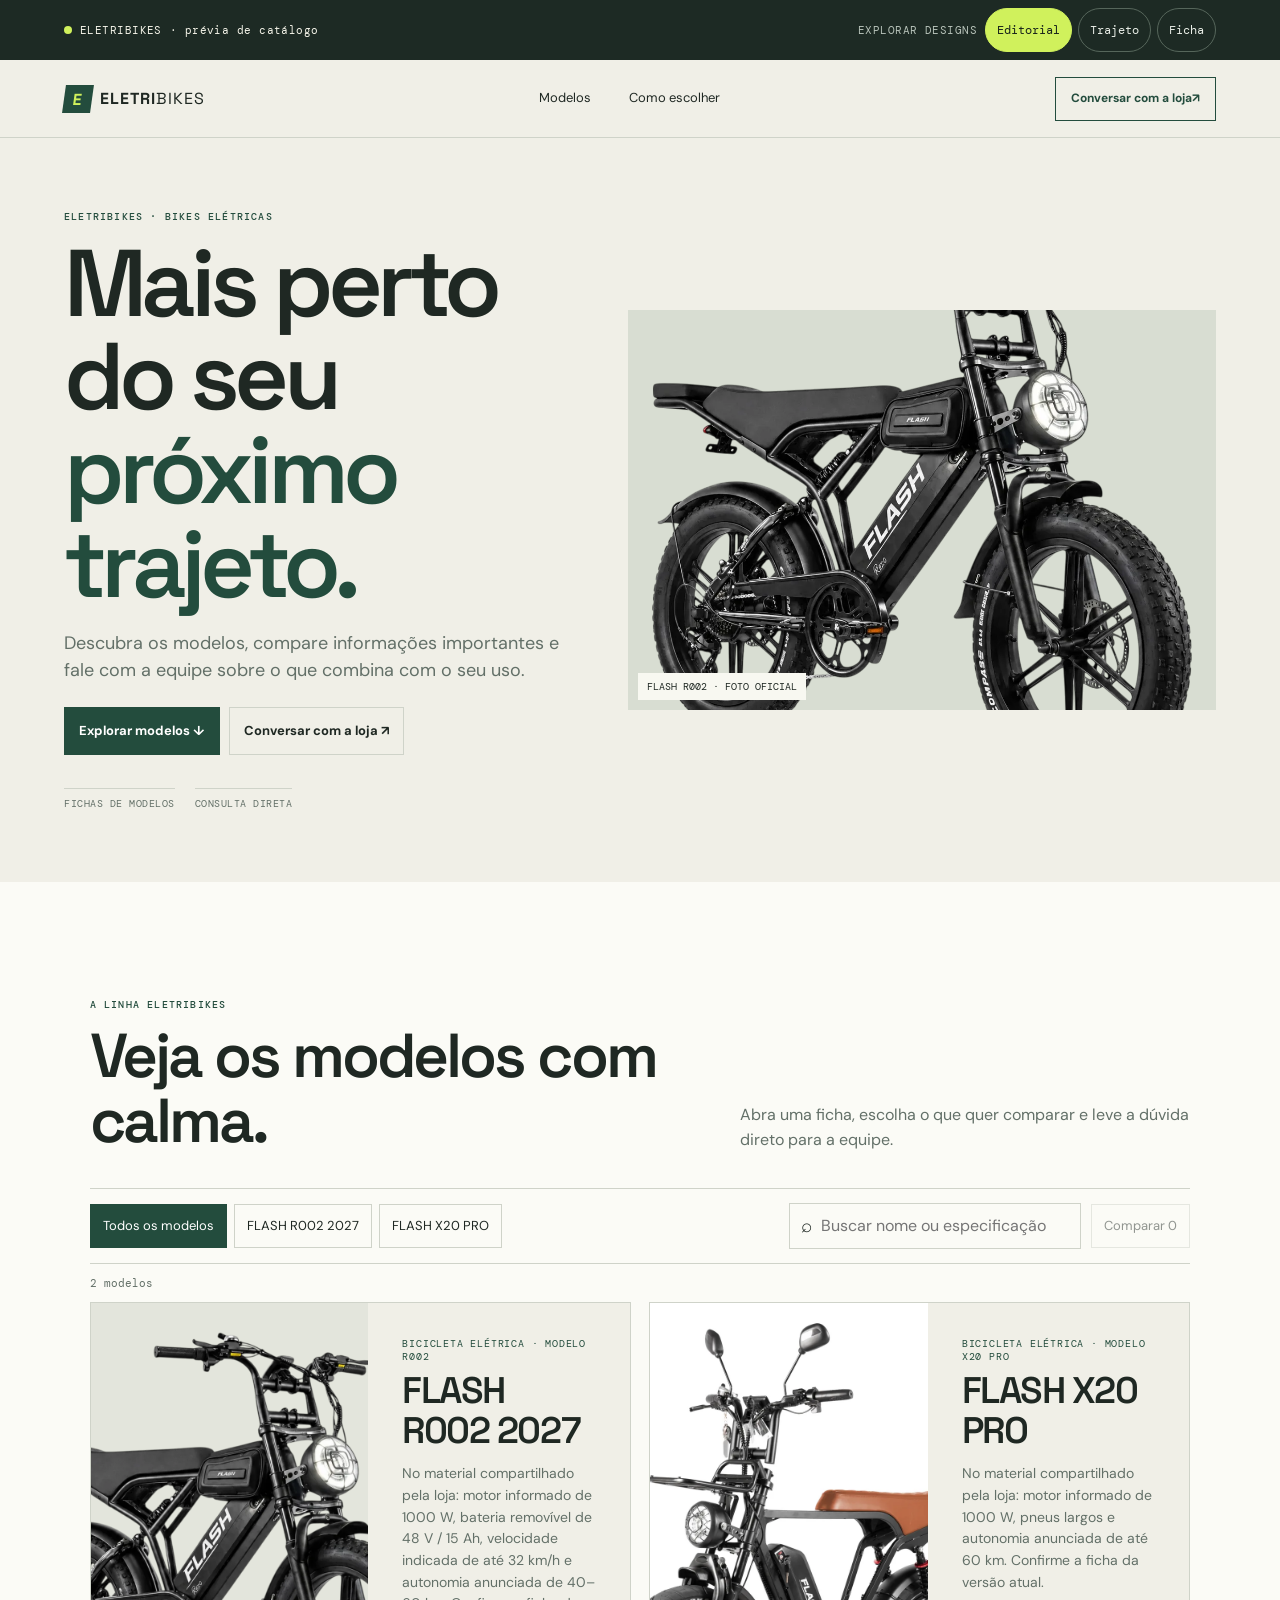
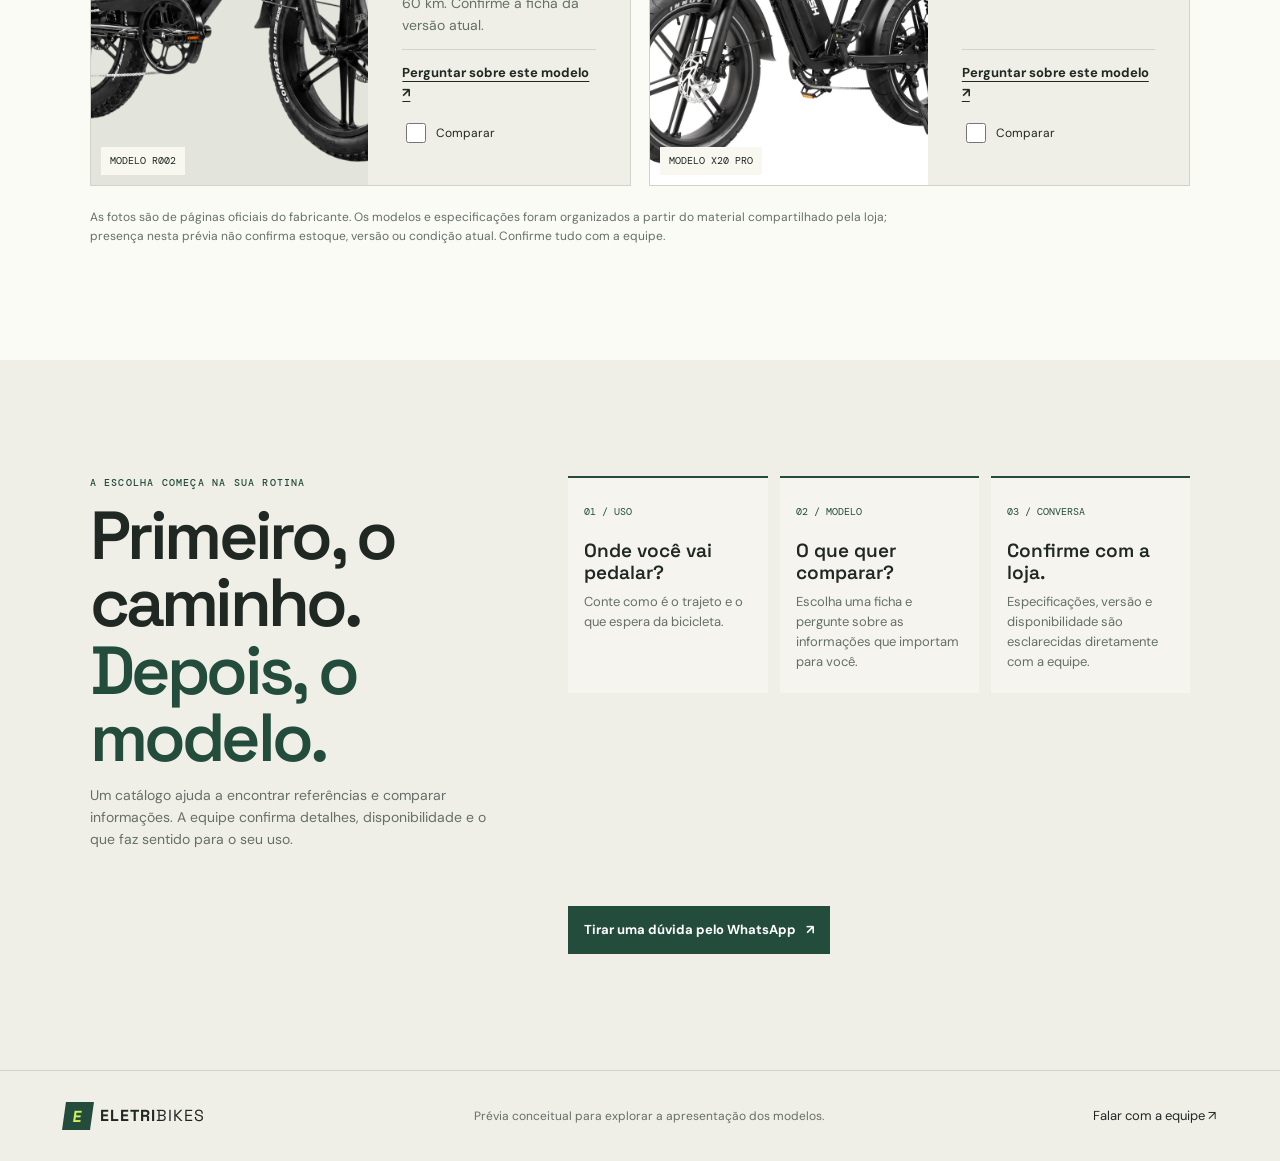
<file: index.html>
<!doctype html>
<html lang="pt-BR">
<head>
  <meta charset="utf-8">
  <meta name="viewport" content="width=device-width, initial-scale=1">
  <meta name="theme-color" content="#f0efe7">
  <meta name="description" content="Prévia conceitual de catálogo digital para a EletriBikes. Explore modelos de bicicletas elétricas e consulte detalhes direto com a loja.">
  <title>EletriBikes — modelos e mobilidade elétrica</title>
  <link rel="preconnect" href="https://fonts.googleapis.com">
  <link rel="preconnect" href="https://fonts.gstatic.com" crossorigin>
  <link href="https://fonts.googleapis.com/css2?family=DM+Mono:wght@400;500&family=DM+Sans:wght@400;500;600;700;800&family=Space+Grotesk:wght@400;500;600;700&display=swap" rel="stylesheet">
  <link rel="stylesheet" href="style.css?v=mobile-first-20261028">
</head>
<body data-style="0">
  <a class="skip-link" href="#main">Pular para o conteúdo</a>
  <div class="preview-bar">
    <span><i></i> ELETRIBIKES <span class="preview-label">· prévia de catálogo</span></span>
    <div class="design-switch" role="group" aria-label="Escolher design">
      <span class="switch-label">EXPLORAR DESIGNS</span>
      <button type="button" data-style="0" aria-pressed="true">Editorial</button>
      <button type="button" data-style="1" aria-pressed="false">Trajeto</button>
      <button type="button" data-style="2" aria-pressed="false">Ficha</button>
    </div>
  </div>
  <header class="site-header">
    <a class="brand" href="#hero" aria-label="EletriBikes, início"><span class="brand-symbol" aria-hidden="true">E</span><span>ELETRI<span class="brand-light">BIKES</span></span></a>
    <nav aria-label="Navegação principal"><a href="#modelos">Modelos</a><a href="#escolha">Como escolher</a></nav>
    <a class="header-cta wa-link" href="#" target="_blank" rel="noopener noreferrer">Conversar com a loja <span aria-hidden="true">↗</span></a>
  </header>
  <main id="main">
    <section class="hero" id="hero" aria-labelledby="hero-title"></section>
    <section class="catalog-section" id="modelos" aria-labelledby="catalog-title">
      <div class="section-heading"><div><p class="eyebrow">A LINHA ELETRIBIKES</p><h2 id="catalog-title">Veja os modelos com calma.</h2></div><p>Abra uma ficha, escolha o que quer comparar e leve a dúvida direto para a equipe.</p></div>
      <div class="catalog-controls">
        <div id="model-filters" class="model-filters" role="group" aria-label="Filtrar modelos"></div>
        <label class="search-field"><span aria-hidden="true">⌕</span><input id="search" type="search" autocomplete="off" placeholder="Buscar nome ou especificação" aria-label="Buscar nome ou especificação"></label>
        <button id="compare-button" class="compare-button" type="button" disabled>Comparar <span id="compare-count">0</span></button>
      </div>
      <p class="result-status" id="result-status" role="status" aria-live="polite"></p>
      <div class="product-grid" id="product-grid" aria-live="polite"></div>
      <p class="catalog-note">As fotos são de páginas oficiais do fabricante. Os modelos e especificações foram organizados a partir do material compartilhado pela loja; presença nesta prévia não confirma estoque, versão ou condição atual. Confirme tudo com a equipe.</p>
    </section>
    <section class="choice-section" id="escolha" aria-labelledby="choice-title">
      <div class="choice-intro"><p class="eyebrow">A ESCOLHA COMEÇA NA SUA ROTINA</p><h2 id="choice-title">Primeiro, o caminho.<br><em>Depois, o modelo.</em></h2><p>Um catálogo ajuda a encontrar referências e comparar informações. A equipe confirma detalhes, disponibilidade e o que faz sentido para o seu uso.</p></div>
      <div class="choice-steps"><article><span>01 / USO</span><h3>Onde você vai pedalar?</h3><p>Conte como é o trajeto e o que espera da bicicleta.</p></article><article><span>02 / MODELO</span><h3>O que quer comparar?</h3><p>Escolha uma ficha e pergunte sobre as informações que importam para você.</p></article><article><span>03 / CONVERSA</span><h3>Confirme com a loja.</h3><p>Especificações, versão e disponibilidade são esclarecidas diretamente com a equipe.</p></article></div>
      <a class="choice-cta wa-link" href="#" target="_blank" rel="noopener noreferrer">Tirar uma dúvida pelo WhatsApp <span aria-hidden="true">↗</span></a>
    </section>
  </main>
  <footer id="contato"><a class="brand" href="#hero"><span class="brand-symbol" aria-hidden="true">E</span><span>ELETRI<span class="brand-light">BIKES</span></span></a><p>Prévia conceitual para explorar a apresentação dos modelos.</p><a class="wa-link" href="#" target="_blank" rel="noopener noreferrer">Falar com a equipe ↗</a></footer>
  <dialog id="compare-dialog" aria-labelledby="compare-title"><form method="dialog"><button class="dialog-close" aria-label="Fechar comparação">×</button></form><p class="eyebrow">LADO A LADO</p><h2 id="compare-title">Compare as fichas</h2><div id="compare-content"></div></dialog>
  <script src="app.js?v=mobile-first-20261028"></script>
</body>
</html>
</file>
<file: style.css>
:root{color-scheme:light;--paper:#f0efe7;--ink:#1f2823;--muted:#637068;--line:#cfd3c9;--surface:#fbfbf6;--brand:#234c3d;--accent:#d0f15c;--display:'Space Grotesk',sans-serif;--body:'DM Sans',sans-serif;--mono:'DM Mono',monospace;--gutter:20px}
*{box-sizing:border-box}html{scroll-behavior:smooth;scroll-padding-top:18px}body{min-width:320px;margin:0;background:var(--paper);color:var(--ink);font:16px/1.55 var(--body)}a{color:inherit}button,input{font:inherit}button{color:inherit;cursor:pointer}img{display:block;max-width:100%;height:auto}.skip-link{position:fixed;left:12px;top:12px;z-index:20;padding:12px 16px;background:#fff;color:#111;transform:translateY(-160%)}.skip-link:focus{transform:none}:focus-visible{outline:3px solid #d25b2a;outline-offset:3px}
.preview-bar{display:grid;gap:9px;padding:10px var(--gutter);background:#1d2a24;color:#f5f4e9;font:11px var(--mono);letter-spacing:.04em}.preview-bar>span{display:flex;align-items:center;gap:8px;white-space:nowrap}.preview-bar>span i{width:8px;height:8px;flex:none;border-radius:50%;background:var(--accent)}.design-switch{display:flex;align-items:center;gap:6px;min-width:0;overflow-x:auto;scrollbar-width:thin}.switch-label{flex:none;margin-right:2px;color:#b7c2b9;white-space:nowrap}.design-switch button{min-height:44px;flex:none;padding:7px 11px;border:1px solid #56665b;border-radius:999px;background:transparent;color:#e9eee7;font-size:12px;white-space:nowrap}.design-switch button[aria-pressed=true]{background:var(--accent);border-color:var(--accent);color:#17221b}
.site-header{min-height:66px;padding:10px var(--gutter);display:flex;align-items:center;justify-content:space-between;gap:12px;border-bottom:1px solid var(--line)}.brand{min-width:0;display:inline-flex;align-items:center;gap:8px;text-decoration:none;font:700 14px var(--display);letter-spacing:.06em}.brand-symbol{width:28px;height:28px;flex:none;display:grid;place-items:center;background:var(--brand);color:var(--accent);font:700 16px var(--display);transform:skew(-8deg)}.brand-light{font-weight:400}.site-header nav{display:none}.site-header nav a,.header-cta,footer>a:last-child{text-decoration:none;font-size:13px}.header-cta{min-height:44px;display:flex;align-items:center;justify-content:center;flex:none;padding:8px 10px;border:1px solid var(--brand);color:var(--brand);font-size:12px;font-weight:700;text-align:center}.hero{min-width:0;padding:42px var(--gutter);display:grid;grid-template-columns:minmax(0,1fr);align-items:center;gap:22px;overflow:hidden}.hero-copy{min-width:0;max-width:650px}.eyebrow{margin:0 0 12px;color:var(--brand);font:500 10px/1.45 var(--mono);letter-spacing:.12em;text-transform:uppercase}.hero h1{margin:0;font:600 clamp(40px,10vw,66px)/.99 var(--display);letter-spacing:-.06em;overflow-wrap:anywhere}.hero h1 em,.choice-intro h2 em{color:var(--brand);font-style:normal}.hero-copy>p:not(.eyebrow){max-width:510px;margin:18px 0 22px;color:var(--muted);font-size:16px}.hero-actions{display:flex;flex-wrap:wrap;align-items:stretch;gap:9px}.button,.text-link{min-height:48px;display:inline-flex;align-items:center;justify-content:center;padding:11px 14px;text-decoration:none;font-size:13px;font-weight:700;text-align:center}.button{background:var(--brand);color:#fff;border:1px solid var(--brand)}.text-link{border:1px solid var(--line)}.hero-photo{position:relative;width:100%;min-width:0;min-height:0;aspect-ratio:1.12;overflow:hidden;background:#d8ddd2}.hero-photo img{position:absolute;inset:0;width:100%;height:100%;object-fit:cover}.photo-caption{position:absolute;left:10px;bottom:10px;max-width:calc(100% - 20px);padding:7px 9px;background:#f8f8f1;color:#1f2823;font:10px/1.35 var(--mono)}.hero-meta{display:flex;flex-wrap:wrap;gap:10px;margin-top:22px;color:var(--muted);font:10px var(--mono);letter-spacing:.05em}.hero-meta span{padding-top:8px;border-top:1px solid var(--line)}.hero-aside{min-width:0;display:flex;flex-direction:column;gap:10px;padding:14px;border:1px solid var(--line)}.hero-aside img{width:100%;max-height:290px;aspect-ratio:1.15;object-fit:cover}.hero-aside p{margin:0;color:var(--muted);font-size:12px}
.catalog-section{padding:48px var(--gutter);background:var(--surface)}.section-heading{display:grid;gap:12px;margin-bottom:22px}.section-heading h2{margin:0;font:600 clamp(32px,8vw,50px)/1.04 var(--display);letter-spacing:-.05em}.section-heading>p{max-width:450px;margin:0;color:var(--muted);font-size:14px}.catalog-controls{display:grid;gap:9px;padding:12px 0;border-top:1px solid var(--line);border-bottom:1px solid var(--line)}.model-filters{display:flex;gap:7px;overflow-x:auto;scrollbar-width:thin}.filter-button,.compare-button{min-height:44px;flex:none;padding:9px 12px;border:1px solid var(--line);background:transparent;font-size:12px}.filter-button[aria-pressed=true]{border-color:var(--brand);background:var(--brand);color:white}.search-field{min-height:46px;min-width:0;display:flex;align-items:center;gap:7px;padding:0 11px;border:1px solid var(--line);background:var(--surface)}.search-field span{font-size:19px}.search-field input{width:100%;min-width:0;border:0;background:transparent;outline:none}.search-field input:focus-visible{outline:none}.search-field:focus-within{outline:3px solid #d25b2a;outline-offset:2px}.compare-button:disabled{cursor:not-allowed;opacity:.48}.compare-button:not(:disabled){background:var(--accent);border-color:var(--brand)}.result-status{min-height:1.3em;margin:12px 0;color:var(--muted);font:11px var(--mono)}.product-grid{display:grid;grid-template-columns:minmax(0,1fr);gap:14px}.product-card{min-width:0;overflow:hidden;border:1px solid var(--line);background:var(--paper)}.product-media{position:relative;min-width:0;aspect-ratio:1.26;overflow:hidden;background:#e3e5dc}.product-media img{position:absolute;inset:0;width:100%;height:100%;object-fit:cover}.product-body{min-width:0;padding:17px;display:flex;flex-direction:column;align-items:flex-start}.product-kicker{margin:0 0 8px;color:var(--brand);font:10px var(--mono);letter-spacing:.08em;text-transform:uppercase}.product-body h3{margin:0;font:600 clamp(23px,6vw,32px)/1.08 var(--display);letter-spacing:-.04em;overflow-wrap:anywhere}.product-body>p:not(.product-kicker){margin:12px 0;color:var(--muted);font-size:13px}.product-actions{width:100%;margin-top:auto;padding-top:13px;border-top:1px solid var(--line);display:flex;flex-wrap:wrap;align-items:center;justify-content:space-between;gap:12px}.product-actions a{font-size:13px;font-weight:700;text-decoration-thickness:1px;text-underline-offset:4px}.product-actions label{display:flex;align-items:center;gap:7px;min-height:36px;font-size:12px;cursor:pointer}.product-actions input{width:20px;height:20px;accent-color:var(--brand)}.catalog-note{max-width:850px;margin:22px 0 0;color:var(--muted);font-size:12px}.empty-state{padding:22px;border:1px dashed var(--line);color:var(--muted)}
.choice-section{padding:48px var(--gutter);display:grid;grid-template-columns:minmax(0,1fr);gap:20px;align-items:start}.choice-intro h2{margin:0;font:600 clamp(35px,8vw,58px)/.99 var(--display);letter-spacing:-.055em}.choice-intro>p:last-child{max-width:480px;color:var(--muted);font-size:14px}.choice-steps{display:grid;grid-template-columns:minmax(0,1fr);gap:9px}.choice-steps article{padding:16px;border-top:2px solid var(--brand);background:rgba(255,255,255,.32)}.choice-steps article>span{color:var(--brand);font:10px var(--mono)}.choice-steps h3{margin:10px 0 6px;font:600 18px/1.15 var(--display)}.choice-steps p{margin:0;color:var(--muted);font-size:13px}.choice-cta{min-height:48px;display:inline-flex;align-items:center;justify-content:center;gap:10px;padding:11px 14px;background:var(--brand);color:white;text-decoration:none;font-size:13px;font-weight:700}.choice-cta,.hero-actions a,.product-actions a,.help-actions a{overflow-wrap:anywhere}footer{padding:20px var(--gutter);display:flex;align-items:flex-start;flex-direction:column;gap:9px;border-top:1px solid var(--line);font-size:12px}footer p{margin:0;color:var(--muted)}dialog{width:calc(100% - 24px);max-width:900px;max-height:88dvh;overflow:auto;border:1px solid var(--line);padding:18px;background:var(--surface);color:var(--ink)}dialog::backdrop{background:#101812b8}.dialog-close{float:right;width:44px;height:44px;border:1px solid var(--line);background:transparent;font-size:26px}.compare-list{display:grid;grid-template-columns:minmax(0,1fr);gap:13px}.compare-item{min-width:0;padding:13px;border:1px solid var(--line)}.compare-item img{width:100%;aspect-ratio:1.45;object-fit:cover}.compare-item h3{font:600 21px var(--display)}.compare-item p{color:var(--muted);font-size:13px}
body[data-style="1"]{--paper:#17231f;--ink:#f5f4eb;--muted:#bdc7bd;--line:#526158;--surface:#1d2a25;--brand:#d0f15c;--accent:#d0f15c;color-scheme:dark}body[data-style="1"] .preview-bar{background:#d0f15c;color:#18231d}body[data-style="1"] .preview-bar>span i{background:#17231f}body[data-style="1"] .switch-label{color:#203027}body[data-style="1"] .hero .photo-caption{display:none}body[data-style="1"] .design-switch button{border-color:#48603e;color:#18231d}body[data-style="1"] .design-switch button[aria-pressed=true]{background:#17231f;color:#d0f15c;border-color:#17231f}body[data-style="1"] .hero{position:relative;min-height:650px;align-content:end;padding-block:30px}body[data-style="1"] .hero::before{content:"";position:absolute;inset:0;background:linear-gradient(180deg,#111b1733 0%,#111b1760 35%,#111b17ed 100%);z-index:1}body[data-style="1"] .hero-photo{position:absolute;inset:0;aspect-ratio:auto;height:100%;background:#101812}body[data-style="1"] .hero-photo img{filter:saturate(.82)}body[data-style="1"] .hero-copy{position:relative;z-index:2;max-width:720px}body[data-style="1"] .hero h1{font-size:clamp(45px,10vw,72px)}body[data-style="1"] .hero h1 em{color:var(--brand)}body[data-style="1"] .hero-copy>p:not(.eyebrow){color:#e1e7df}body[data-style="1"] .eyebrow{color:var(--brand)}body[data-style="1"] .button{background:var(--brand);border-color:var(--brand);color:#17231f}body[data-style="1"] .text-link{border-color:#a9b7ad;color:#fff}body[data-style="1"] .header-cta{border-color:var(--brand);color:var(--brand)}body[data-style="1"] .product-card{background:#202d27;border-color:#415147}body[data-style="1"] .filter-button[aria-pressed=true]{background:var(--brand);color:#17231f;border-color:var(--brand)}body[data-style="1"] .search-field{background:#17231f}body[data-style="1"] .choice-steps article{background:#202d27}body[data-style="1"] .choice-cta{background:var(--brand);color:#17231f}body[data-style="1"] dialog{background:#1d2a25;color:#fff}
body[data-style="2"]{--paper:#e9e6dc;--ink:#222925;--muted:#59615d;--line:#bfc4bb;--surface:#f4f2eb;--brand:#b44829;--accent:#e7ae66;--display:'DM Sans',sans-serif}body[data-style="2"] .site-header{border-bottom:3px solid var(--ink)}body[data-style="2"] .brand-symbol{transform:none;border:2px solid var(--ink)}body[data-style="2"] .hero h1{font-weight:700}body[data-style="2"] .hero-photo{border:7px solid var(--ink)}body[data-style="2"] .product-grid{gap:0;border-top:2px solid var(--ink)}body[data-style="2"] .product-card{border:0;border-bottom:1px solid var(--line);background:transparent}body[data-style="2"] .product-body{padding:14px}body[data-style="2"] .choice-steps article{border-top-color:var(--brand);background:#f8f6ee}
@media(min-width:600px){:root{--gutter:clamp(24px,5vw,48px)}.preview-bar{grid-template-columns:auto minmax(0,1fr);align-items:center}.design-switch{justify-content:flex-end}.hero{padding-block:56px}.hero h1{font-size:clamp(52px,8vw,76px)}.hero-actions a{min-width:150px}.catalog-section,.choice-section{padding-block:64px}.section-heading h2{font-size:clamp(40px,6vw,58px)}.product-grid{grid-template-columns:repeat(2,minmax(0,1fr))}.choice-steps{grid-template-columns:repeat(3,minmax(0,1fr))}.choice-steps article{padding:16px 12px}.compare-list{grid-template-columns:repeat(2,minmax(0,1fr))}body[data-style="1"] .hero{min-height:680px}body[data-style="2"] .product-card{display:grid;grid-template-columns:minmax(150px,.62fr) 1.38fr}body[data-style="2"] .product-media{height:100%;min-height:200px;aspect-ratio:auto}}
@media(min-width:761px){:root{--gutter:clamp(32px,5vw,82px)}.preview-bar{display:flex;justify-content:space-between;padding-block:8px}.site-header{min-height:78px;gap:24px}.brand{font-size:16px}.site-header nav{display:flex;gap:clamp(16px,3vw,44px)}.site-header nav a:hover,.header-cta:hover,footer>a:last-child:hover{text-decoration:underline;text-underline-offset:5px}.header-cta{padding-inline:15px}.hero{min-height:560px;padding-block:72px;grid-template-columns:minmax(0,.92fr) minmax(0,1.08fr);gap:5vw}.hero h1{font-size:clamp(56px,7.4vw,104px)}.hero-copy>p:not(.eyebrow){font-size:18px}.hero-photo{min-height:360px;aspect-ratio:auto}.hero-meta{gap:20px;margin-top:33px}.hero-aside{align-self:stretch;justify-content:space-between;padding:20px}.hero-aside img{max-height:340px}.catalog-section,.choice-section{padding-block:clamp(72px,9vw,118px)}.section-heading{display:flex;align-items:end;justify-content:space-between;gap:24px;margin-bottom:35px}.section-heading h2{font-size:clamp(44px,5vw,62px)}.section-heading>p{font-size:16px}.catalog-controls{display:flex;align-items:center;gap:10px;flex-wrap:wrap;padding:14px 0}.model-filters{flex-wrap:wrap;overflow:visible}.filter-button,.compare-button{font-size:13px}.search-field{margin-left:auto}.search-field input{width:clamp(155px,21vw,250px)}.product-grid{gap:18px}.product-card{display:grid;grid-template-columns:minmax(0,1.03fr) minmax(0,.97fr)}.product-media{min-height:280px;aspect-ratio:auto}.product-body{padding:clamp(20px,2.7vw,34px)}.product-body h3{font-size:clamp(26px,3vw,37px)}.product-body>p:not(.product-kicker){font-size:14px}.choice-section{grid-template-columns:.8fr 1.2fr;gap:5vw}.choice-intro h2{font-size:clamp(48px,5.5vw,68px)}.choice-steps{gap:12px}.choice-steps article{padding:20px 16px}.choice-steps h3{margin:18px 0 8px;font-size:19px}.choice-cta{grid-column:2;justify-self:start;margin-top:-22px;padding:12px 16px}footer{align-items:center;flex-direction:row;justify-content:space-between;gap:20px;padding-block:24px}footer p{margin-block:1em}dialog{width:min(900px,calc(100vw - 32px));padding:clamp(22px,4vw,48px)}.compare-item{padding:16px}body[data-style="1"] .hero{min-height:690px;align-content:center;padding-block:70px}body[data-style="1"] .hero::before{background:linear-gradient(90deg,#111b17e8 0%,#111b17aa 48%,#111b1733 100%)}body[data-style="1"] .hero-photo{min-height:0}body[data-style="1"] .hero h1{font-size:clamp(56px,9vw,126px)}body[data-style="1"] .product-card{grid-template-columns:1fr}body[data-style="1"] .product-media{min-height:0;aspect-ratio:1.7}body[data-style="1"] .product-body{min-height:235px}body[data-style="2"] .hero{min-height:580px;grid-template-columns:1.1fr .9fr;gap:3vw}body[data-style="2"] .hero-photo{aspect-ratio:1/1.08;border-width:10px}body[data-style="2"] .product-grid{grid-template-columns:1fr}body[data-style="2"] .product-card{grid-template-columns:minmax(190px,.6fr) 1.4fr}body[data-style="2"] .product-media{min-height:230px}body[data-style="2"] .product-body{display:grid;grid-template-columns:1fr 1fr;align-content:center;gap:8px 22px}body[data-style="2"] .product-body .product-kicker{grid-column:1/-1}body[data-style="2"] .product-body h3{grid-column:1}body[data-style="2"] .product-body>p:not(.product-kicker){grid-column:2;grid-row:2/4}body[data-style="2"] .product-actions{grid-column:1/-1;margin-top:8px}}
@media(min-width:1040px){.hero{min-height:620px}.hero-photo{min-height:400px}.catalog-section,.choice-section{padding-inline:clamp(48px,7vw,112px)}}
@media(max-width:379px){body[data-style="2"] .hero-stats{grid-template-columns:1fr}.preview-label{display:none}.header-cta{max-width:148px;font-size:11px}.hero{padding-top:32px;padding-bottom:36px}.hero-actions{align-items:stretch;flex-direction:column}.hero-actions a{width:100%}.product-actions{align-items:flex-start;flex-direction:column}.design-switch button{padding-inline:9px}body[data-style="2"] .product-card{grid-template-columns:104px minmax(0,1fr)}body[data-style="2"] .product-body{padding:11px}body[data-style="2"] .product-body h3{font-size:20px}body[data-style="2"] .product-body>p:not(.product-kicker){font-size:12px}}
@media(prefers-reduced-motion:reduce){html{scroll-behavior:auto}*,*::before,*::after{scroll-behavior:auto!important;animation-duration:.01ms!important;animation-iteration-count:1!important;transition-duration:.01ms!important}}

body[data-style="2"] .hero-stats{display:grid;grid-template-columns:repeat(2,minmax(0,1fr));gap:8px;margin-top:18px}body[data-style="2"] .hero-stats div{min-width:0;padding:10px;border:1px solid var(--line);font:10px/1.35 var(--mono);overflow-wrap:anywhere}body[data-style="2"] .hero-stats span,body[data-style="2"] .hero-stats b{display:block;margin-top:5px;font:600 12px/1.3 var(--display)}@media(max-width:379px){body[data-style="2"] .hero-stats{grid-template-columns:1fr}}
</file>
